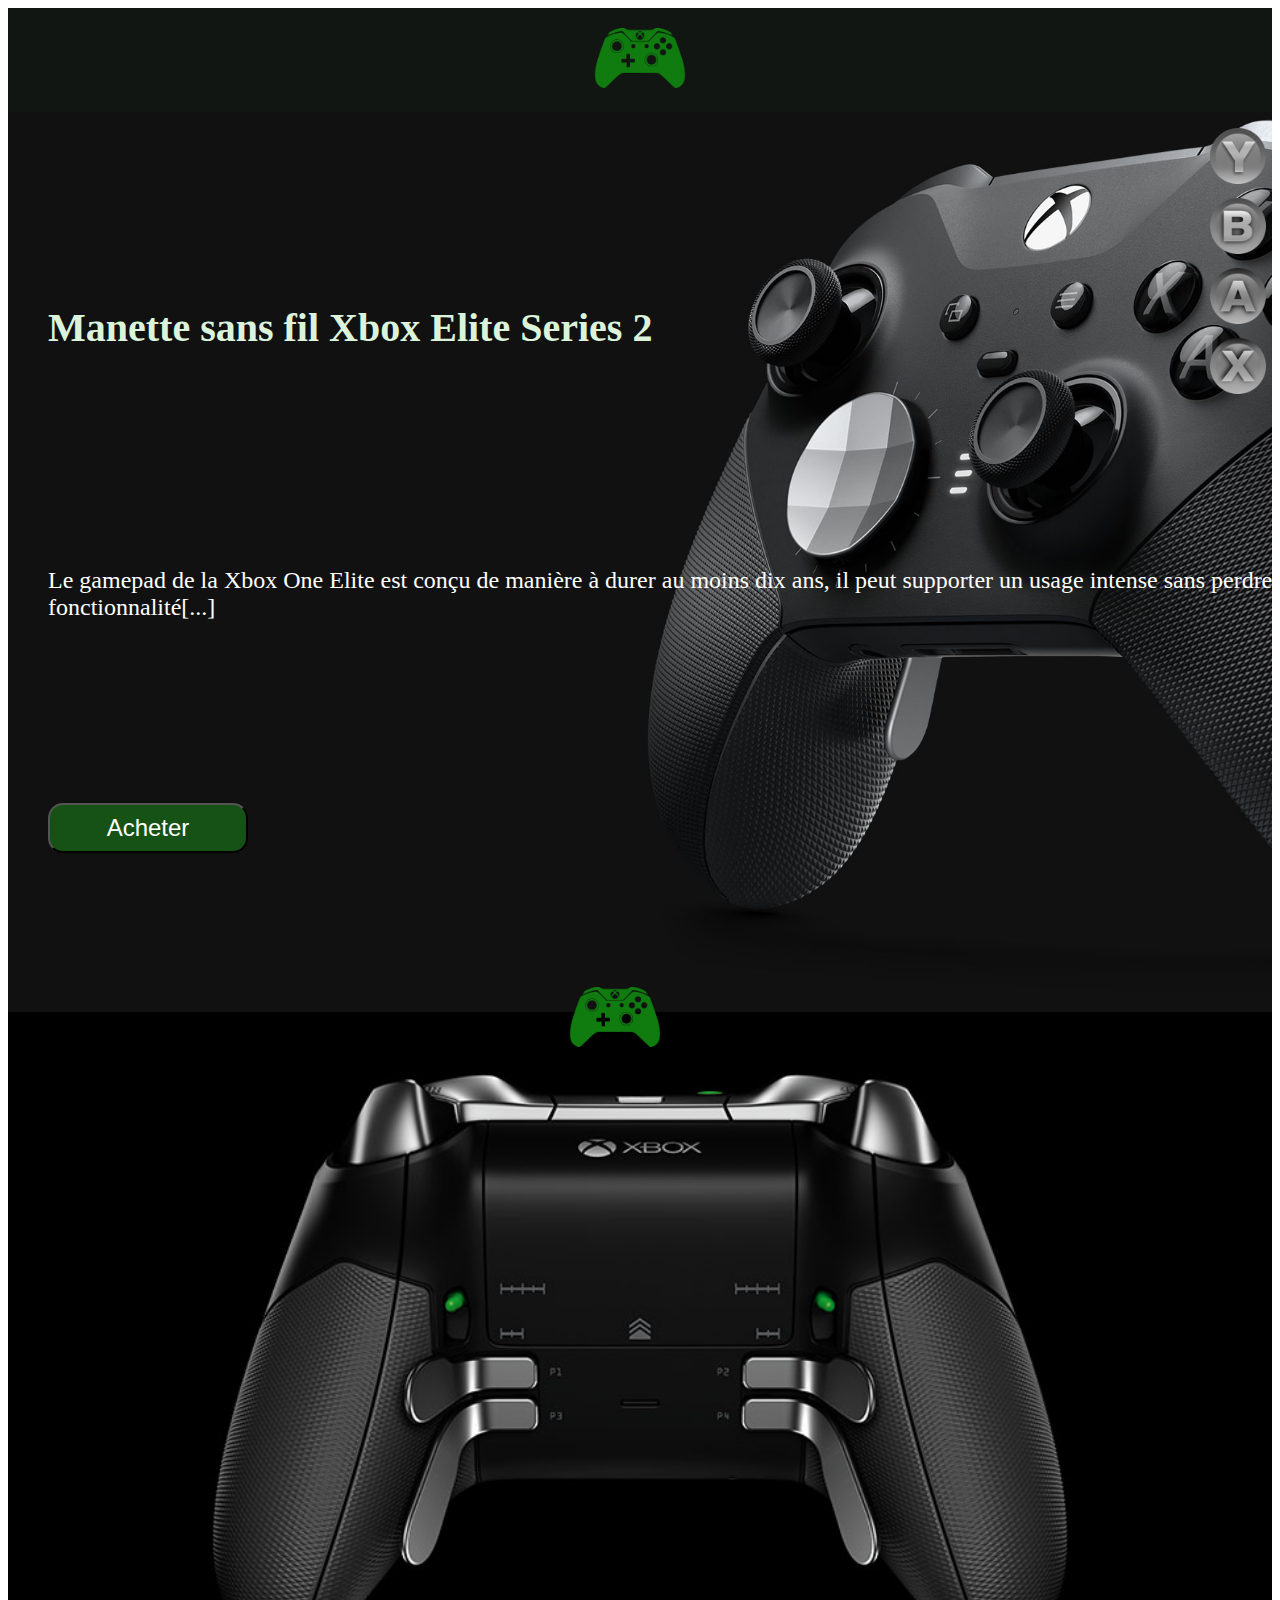
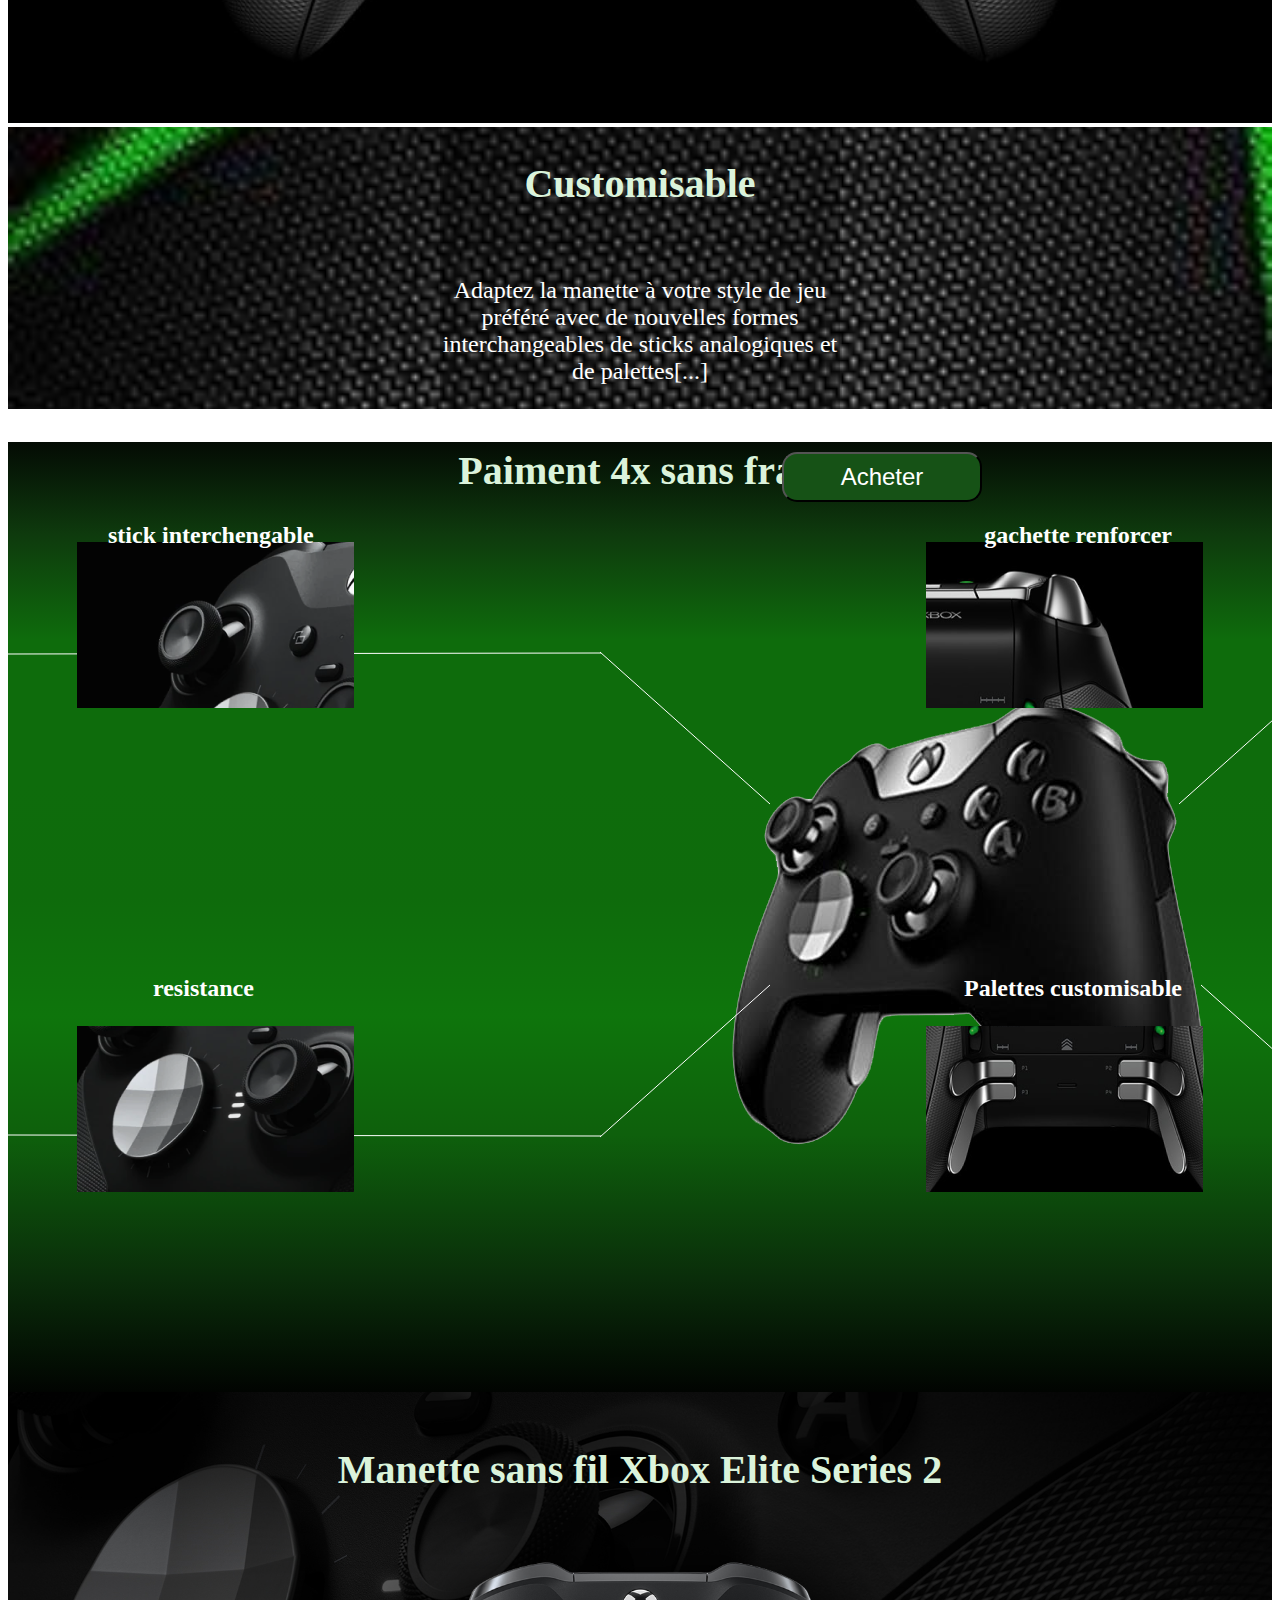
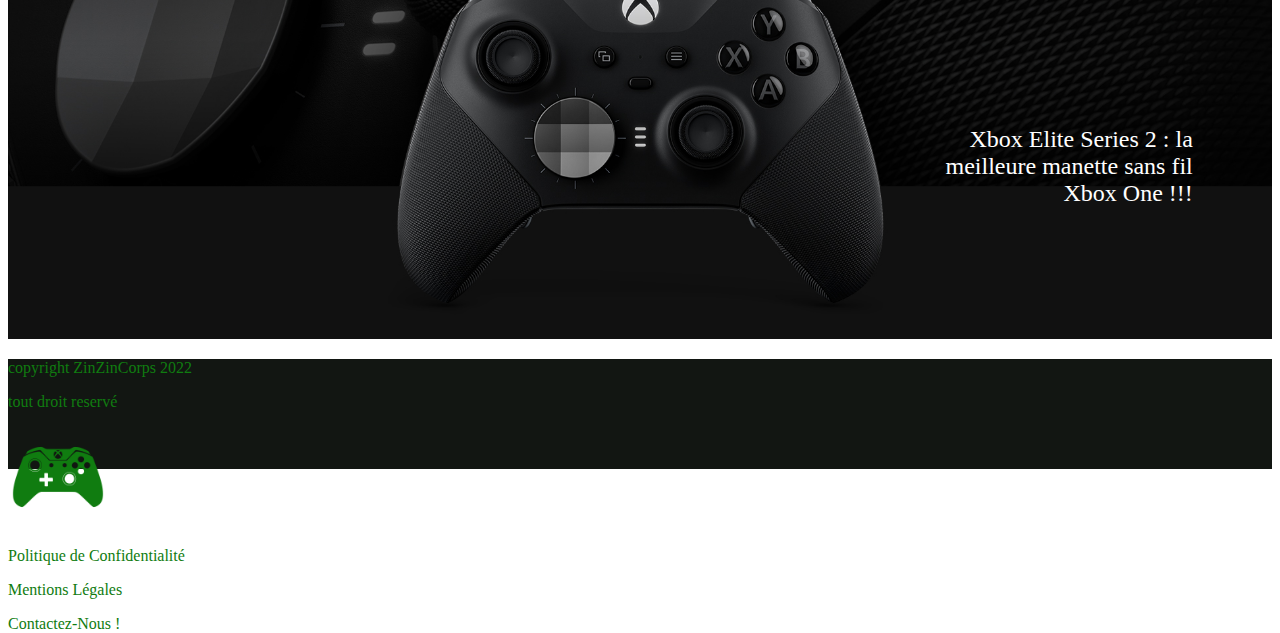
<file: ZinZinCorps/index.html>
<!DOCTYPE html>
<html lang="fr">

<head>
    <meta charset="UTF-8">
    <meta http-equiv="X-UA-Compatible" content="IE=edge">
    <meta name="viewport" content="width=device-width, initial-scale=1.0">
    <link rel="stylesheet" href="assets/css/style.css">
    <link href="https://cdn.jsdelivr.net/npm/bootstrap@5.1.3/dist/css/bootstrap.min.css" rel="stylesheet"
        integrity="sha384-1BmE4kWBq78iYhFldvKuhfTAU6auU8tT94WrHftjDbrCEXSU1oBoqyl2QvZ6jIW3" crossorigin="anonymous">
    <title>Document</title>
</head>

<body class="conatiner-fluid align-center ">
    <div class="row  m-0">
        <main class="col-12 p-0">

            <header id="header" class="col-12 col-lg-12 col-md-12 p-0">

                <img class="" src="assets/images/pngwing.com (2).png" alt="logo">

            </header>
            <nav>
                <ul>
                    <a class="Y" href="#section1"><img src="assets/images/Xbox_button_Y 2.png" alt=""></a>
                    <a href="#section2"><img src="assets/images/Xbox_button_B 2.png" alt=""></a>
                    <a href="#section3"><img src="assets/images/Xbox_button_A 2.png" alt=""></a>
                    <a href="#section4"><img src="assets/images/Xbox_button_X 2.png" alt=""></a>
                </ul>
            </nav>

            <div class="m-0 p-0">
                <section id="section1" class="col-12 p-0">
                    <article class="centered col-5">
                        <h2 id="accueil">Manette sans fil Xbox Elite Series 2</h2>
                        <p class="">Le gamepad de la Xbox One Elite est conçu de manière à durer au moins dix ans, il
                            peut supporter un
                            usage intense sans perdre en fonctionnalité[...]</p>
                        <button type="button">Acheter</button>
                    </article>
                </section>
            </div>


            <section id="section2" class="row p-0 m-0">
                <article class="col-6 p-0">
                    <img class="zoom col-12" src="assets/images/fond-section 2.jpg" alt="fond-manette">
                </article>
                <article id="fond-article" class="col-6 p-0">
                    <div cl>
                        <h2>Customisable</h2>
                        <p>Adaptez la manette à votre style de jeu préféré avec de nouvelles formes interchangeables de
                            sticks
                            analogiques et de palettes[...]</p>
                    </div>
                </article>
                <div><img id="img-fond" src="assets/images/pngwing.com (2).png" alt=""></div>
            </section>
            <div class="row m-0 p-0">
                <section id="section3" class="p-0">

                    <div>
                        <h2 class="s3-h2">Paiment 4x sans frais</h2>
                        <button class="button" type="button">Acheter</button>
                    </div>
                    <div class="pad d-flex justify-content-center align-items-center">
                        <img class="col-12" src="assets/images/pngwing.com.png" alt="logo">
                    </div>
                    <div>

                        <img class="zoom-TR" src="assets/images/zoomTR.png" alt="logo">
                        <h2 class="zoom-TRt">gachette renforcer</h2>
                        <img class="zoom-TL" src="assets/images/zoomTL.png" alt="logo">
                        <h2 class="zoom-TLt">stick interchengable</h2>
                        <img class="zoom-BR" src="assets/images/zoomBR.png" alt="logo">
                        <h2 class="zoom-BRt">Palettes customisable</h2>
                        <img class="zoom-BL" src="assets/images/zoomBL.png" alt="logo">
                        <h2 class="zoom-BLt">resistance</h2>
                    </div>

                </section>
            </div>
            <div class="row m-0 p-0">
                <section id="section4" class="col-12 p-0">
                    <img src="assets/images/c7288a05-2f82-4b91-abd5-a2a70fd343e7.jpg" alt="logo">
                    <div>
                        <h2 class="s4-h2">Manette sans fil Xbox Elite Series 2</h2>
                        <p class="s4-p">Xbox Elite Series 2 : la meilleure manette sans fil Xbox One !!!</p>
                    </div>
                </section>
            </div>

        </main>
    </div>
    <footer class="d-flex justify-content-between">
        <div>
            <p class="text-lg-start">copyright ZinZinCorps 2022</p>
            <p class="text-lg-start">tout droit reservé</p>
        </div>
        <div> <img src="assets/images/pngwing.com (2).png" alt="logo"></div>
        <div>
            <p class="text-lg-end">Politique de Confidentialité </p>
            <p class="text-lg-end"> Mentions Légales </p>
            <p class="text-lg-end">Contactez-Nous !</p>
        </div>
    </footer>



    <script src="https://cdn.jsdelivr.net/npm/bootstrap@5.1.3/dist/js/bootstrap.bundle.min.js"
        integrity="sha384-ka7Sk0Gln4gmtz2MlQnikT1wXgYsOg+OMhuP+IlRH9sENBO0LRn5q+8nbTov4+1p"
        crossorigin="anonymous"></script>
</body>




</html>
</file>
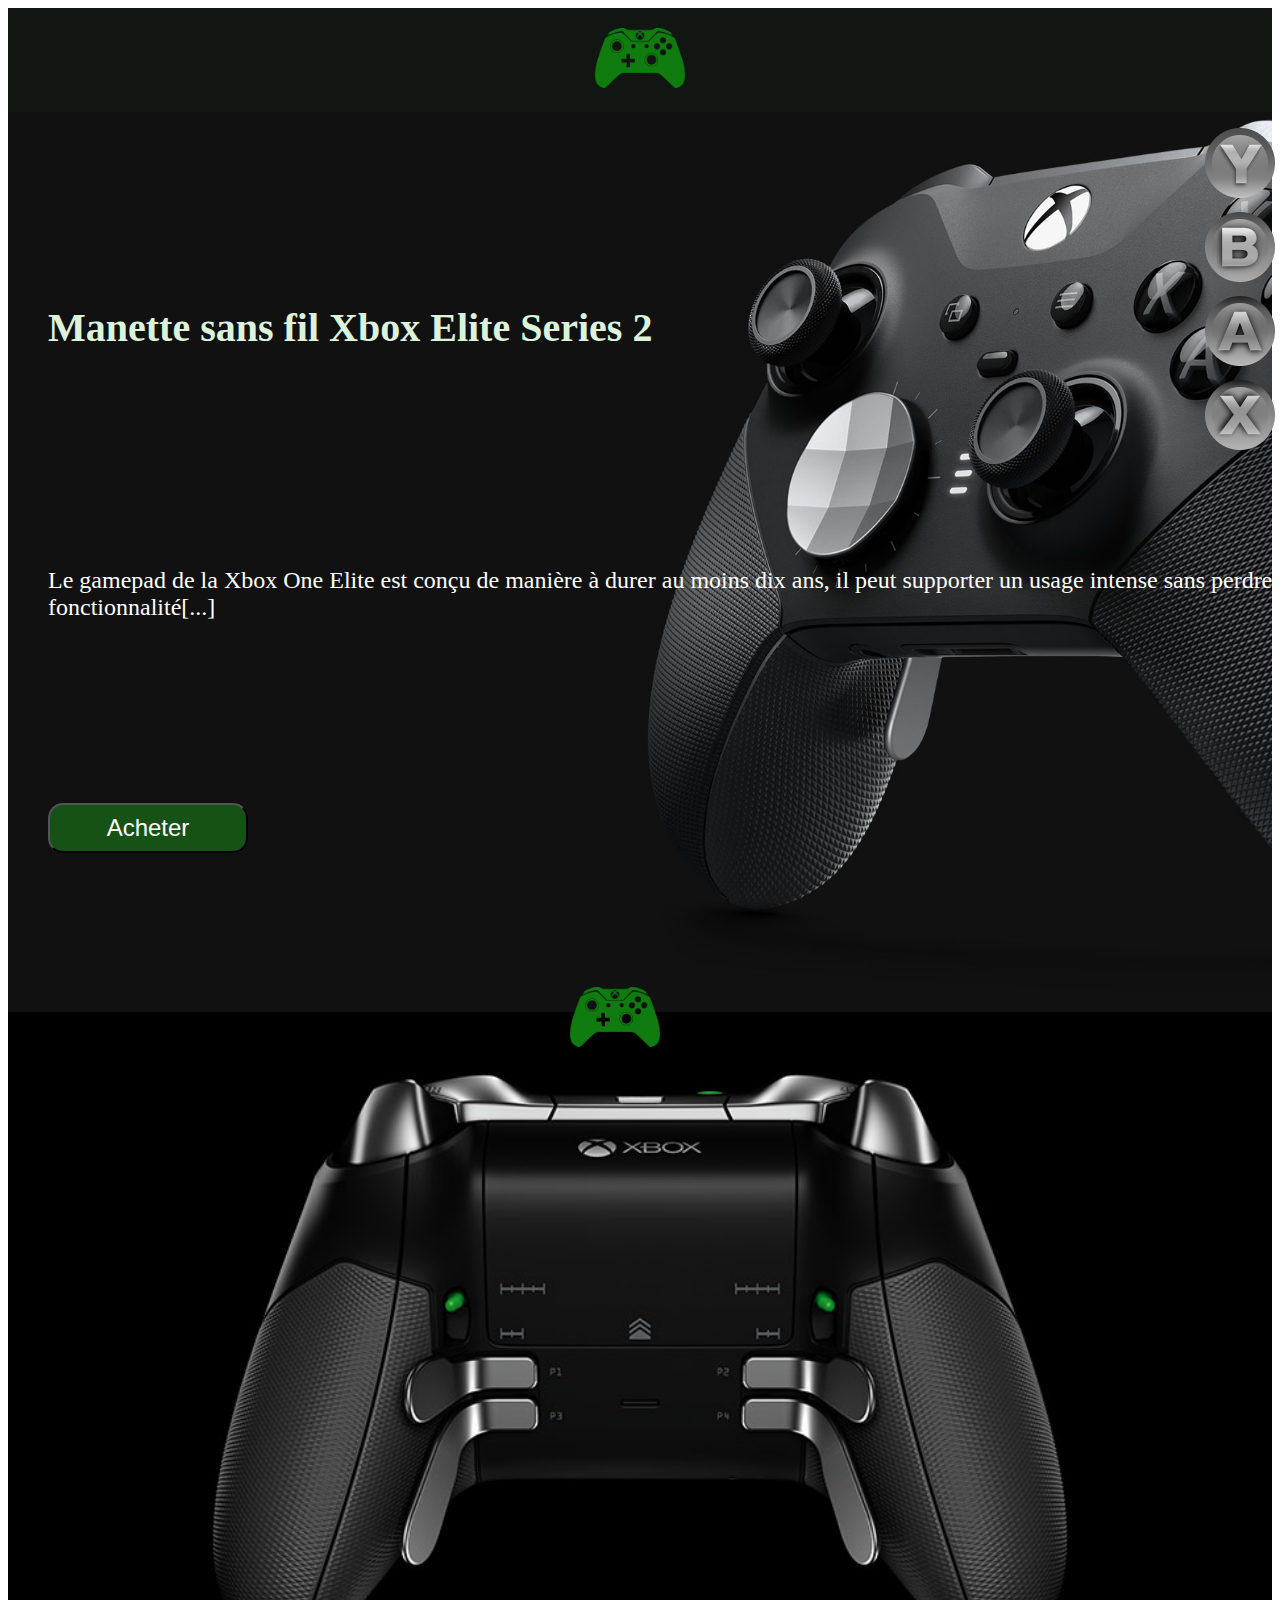
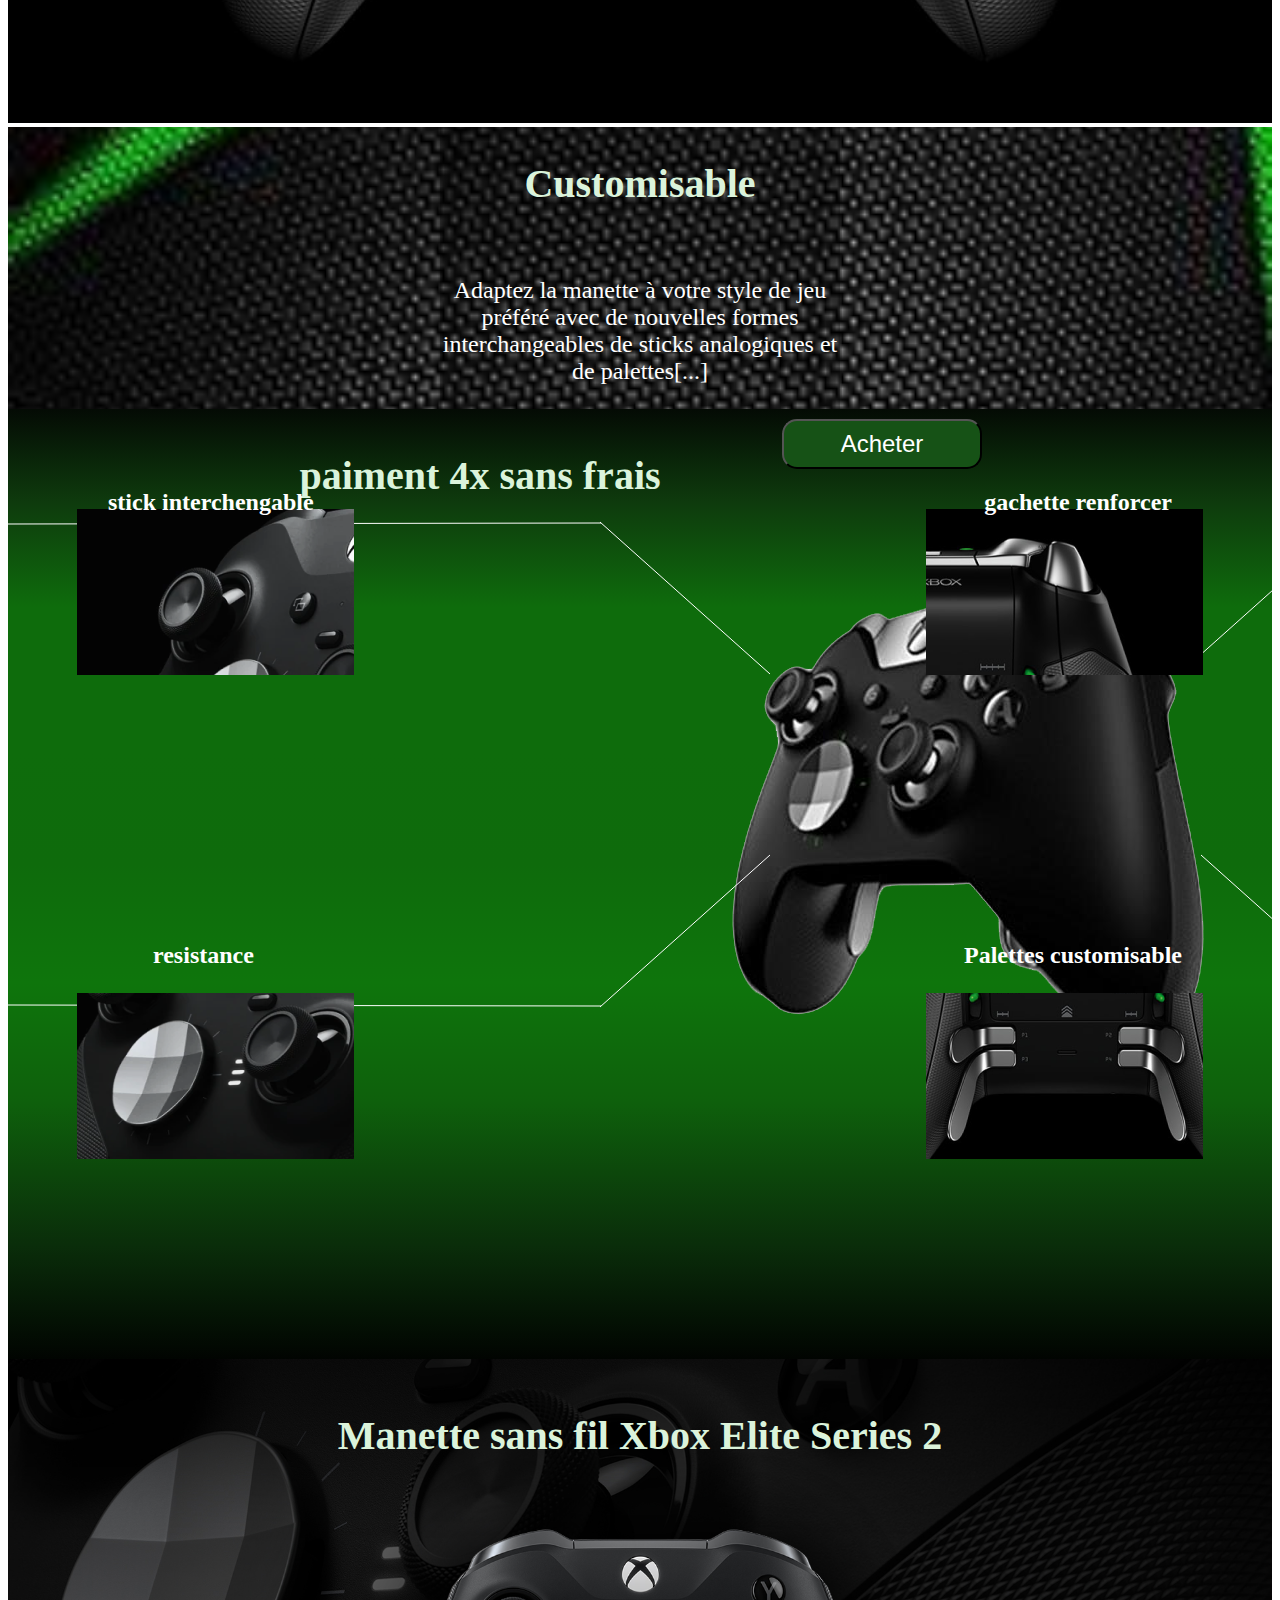
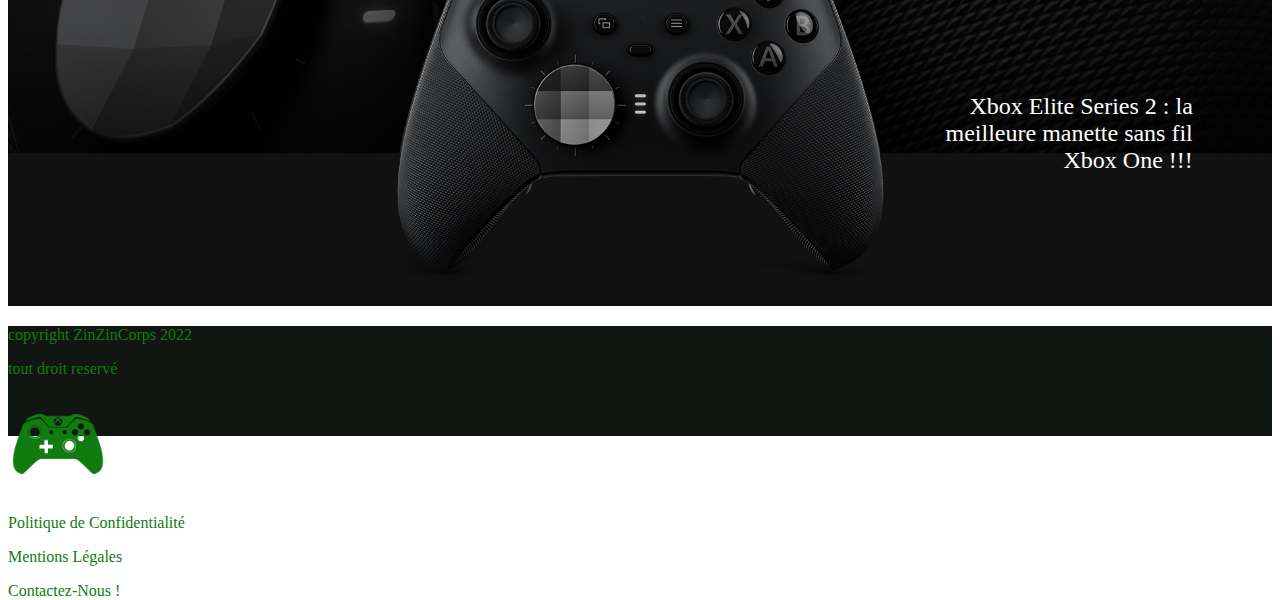
<file: ZinZinCorps/index2.html>
<!DOCTYPE html>
<html lang="fr">

<head>
    <meta charset="UTF-8">
    <meta http-equiv="X-UA-Compatible" content="IE=edge">
    <meta name="viewport" content="width=device-width, initial-scale=1.0">
    
    <link rel="stylesheet" href="assets/css/style2.css">
    <link href="https://cdn.jsdelivr.net/npm/bootstrap@5.1.3/dist/css/bootstrap.min.css" rel="stylesheet"
        integrity="sha384-1BmE4kWBq78iYhFldvKuhfTAU6auU8tT94WrHftjDbrCEXSU1oBoqyl2QvZ6jIW3" crossorigin="anonymous">
    <title>Document</title>
</head>

<body class="conatiner-fluid ">
    <div class="row  m-0">
        <main class="col-12 p-0">

            <header id="header" class="col-12 col-lg-12 col-md-12 p-0">

                <img class="" src="assets/images/pngwing.com (2).png" alt="logo">

            </header>
            <nav>
                <ul>
                    <a href="#section1"><img src="assets/images/Xbox_button_Y 2.png" alt=""></a>
                    <a href="#section2"><img src="assets/images/Xbox_button_B 2.png" alt=""></a>
                    <a href="#section3"><img src="assets/images/Xbox_button_A 2.png" alt=""></a>
                    <a href="#section4"><img src="assets/images/Xbox_button_X 2.png" alt=""></a>
                </ul>
            </nav>

            <div class="m-0 p-0">
                <section id="section1" class="col-12 p-0">
                    <article class="centered col-5">
                        <h2 id="accueil">Manette sans fil Xbox Elite Series 2</h2>
                        <p class="">Le gamepad de la Xbox One Elite est conçu de manière à durer au moins dix ans, il
                            peut supporter un
                            usage intense sans perdre en fonctionnalité[...]</p>
                        <button type="button">Acheter</button>
                    </article>
                </section>
            </div>


            <section id="section2" class="row p-0 m-0">
                <article class="col-6 p-0">
                    <img class="zoom col-12" src="assets/images/fond-section 2.jpg" alt="fond-manette">
                </article>
                <article id="fond-article" class="col-6 p-0">
                    <div cl>
                        <h2>Customisable</h2>
                        <p>Adaptez la manette à votre style de jeu préféré avec de nouvelles formes interchangeables de
                            sticks
                            analogiques et de palettes[...]</p>
                    </div>
                </article>
                <div><img id="img-fond" src="assets/images/pngwing.com (2).png" alt=""></div>
            </section>




            <div class="row m-0 p-0">
                <section id="section3" class="p-0">
                    <div class="pad d-flex justify-content-center align-items-center">
                        <img class="col-12" src="assets/images/pngwing.com.png" alt="logo">
                    </div>
                    <div>
                        <h2 class="s3-h2">paiment 4x sans frais</h2>
                        <button class="button" type="button">Acheter</button>
                    </div>

                    <img class="zoom-TR" src="assets/images/zoomTR.png" alt="logo">
                    <h2 class="zoom-TRt">gachette renforcer</h2>
                    <img class="zoom-TL" src="assets/images/zoomTL.png" alt="logo">
                    <h2 class="zoom-TLt">stick interchengable</h2>
                    <img class="zoom-BR" src="assets/images/zoomBR.png" alt="logo">
                    <h2 class="zoom-BRt">Palettes customisable</h2>
                    <img class="zoom-BL" src="assets/images/zoomBL.png" alt="logo">
                    <h2 class="zoom-BLt">resistance</h2>

                </section>
            </div>








            <div class="row m-0 p-0">
                <section id="section4" class="col-12 p-0">
                    <img src="assets/images/c7288a05-2f82-4b91-abd5-a2a70fd343e7.jpg" alt="logo">
                    <div>
                        <h2 class="s4-h2">Manette sans fil Xbox Elite Series 2</h2>
                        <p class="s4-p">Xbox Elite Series 2 : la meilleure manette sans fil Xbox One !!!</p>
                    </div>
                </section>
            </div>

        </main>
    </div>
    <footer class="d-flex justify-content-between">
        <div>
            <p class="text-lg-start">copyright ZinZinCorps 2022</p>
            <p class="text-lg-start">tout droit reservé</p>
        </div>
        <div> <img src="assets/images/pngwing.com (2).png" alt="logo"></div>
        <div>
            <p class="text-lg-end">Politique de Confidentialité </p>
            <p class="text-lg-end"> Mentions Légales </p>
            <p class="text-lg-end">Contactez-Nous !</p>
        </div>
    </footer>



    <script src="https://cdn.jsdelivr.net/npm/bootstrap@5.1.3/dist/js/bootstrap.bundle.min.js"
        integrity="sha384-ka7Sk0Gln4gmtz2MlQnikT1wXgYsOg+OMhuP+IlRH9sENBO0LRn5q+8nbTov4+1p"
        crossorigin="anonymous"></script>
</body>




</html>
</file>
<file: ZinZinCorps/assets/css/style.css>
/************HEADER**********/

#header {
    background-color: #121612;
    text-align: center;
}

header img {
    width: 100px;
    height: 100px;

}

/**********NAVBAR****************/

ul {

    position: fixed;
    right: 0px;
    list-style: none;
    display: flex;
    flex-direction: column;
    z-index: 1;

}

ul img {
    padding-bottom: 10px;
    width: 80%;
}


      

/*****************SECTION 1************/
#section1 {
    color: white;
    background-image: url(../images/image\ fond\ 1.jpg);
    background-size: cover;
    height: 100vh;
    
}

.button {
    width: 100px;
    align-items: center;


}

.centered {
    height: 100vh;
    width: 100%;
    display: flex;
    flex-direction: column;
    justify-content: space-evenly;
    margin-left: 40px;


}


.centered h2 {
    width: 100%;
    text-align: left;
    color: #DBF3DB;
    font-size: 40px;


}

.centered p {
    width: 100%;
    text-align: left;
    font-size: 24px;

}

.centered button {
    background-color: #165216;
    border-radius: 15px;
    color: white;
    width: 200px;
    height: 50px;
    font-size: 24px;

}

#first-frame {
    width: 100%;
}


/*************SECTION 2******************/

#section2 {
    position: relative;

}

#fond-article {
    background-image: url(../images/fond\ carbone.jfif);
    background-size: cover;
    background-position: 0% 20%;
    color: white;
    display: flex;
    text-align: center;



}

#fond-article div {
    margin: auto;
    width: 400px;
    background-color: rgba(0, 0, 0, .3);
}

#fond-article h2 {
    color: #DBF3DB;
    font-size: 40px;
    margin-bottom: 70px;
}

#fond-article p {
    text-align: center;
    width: 100%;
    font-size: 24px;

}

#img-fond {
    position: absolute;
    top: -45px;
    right: 48%;
    width: 100px;
    height: 100px;
}

.zoom {
    width: 100%;
    height: 100%;
}

.zoom2 {
    width: 100%;
    height: 100%;
}



/*****************3ème Section************/

#section3 {
    height: 950px;
    color: #DBF3DB;
    position: relative;
    background: linear-gradient(180deg, #040B04 0%, #0E3A0D 9.71%, #0E6C0C 20.83%, #0E6C0C 35.94%, #0E6B0C 47.92%, #0E750C 60.42%, #0E600C 72.92%, #0A2D0A 88.07%, #010401 100%);
}

.s3-h2 {
    
    top: 5px;
    width: 100%;
    text-align: center;
    font-size: 40px;
   position: relative;
    margin-bottom: 50px;
}

.zoom-TR {
    color: white;
    position: absolute;
    top: 100px;
    right: 69px;

}

.zoom-TL {
    color: white;
    position: absolute;
    top: 100px;
    left: 69px;

}

.zoom-BR {
    color: white;
    position: absolute;
    bottom: 200px;
    right: 69px;

}

.zoom-BL {
    color: white;
    position: absolute;
    bottom: 200px;
    left: 69px;

}

.pad {
    height: 950px;
}

.zoom-TLt {
    font-size: 24px;
    color: white;
    position: absolute;
    top: 60px;
    left: 100px;
}

.zoom-TRt {
    font-size: 24px;
    color: white;
    position: absolute;
    top: 60px;
    right: 100px;
}

.zoom-BRt {
    font-size: 24px;
    color: white;
    position: absolute;
    bottom: 370px;
    right: 90px;
}

.zoom-BLt {
    font-size: 24px;
    color: white;
    position: absolute;
    bottom: 370px;
    left: 145px;
}

#section3 button {
    background-color: #165216;
    border-radius: 15px;
    color: white;
    width: 200px;
    height: 50px;
    font-size: 24px;
    position: absolute;
    top: 10px;
    right: 290px;
}

/*****************4ème Section************/

#section4 h2 {
    color: #DBF3DB;

}

#section4 img {
    width: 100%;

}

#section4 p {
    width: 300px;
}

#section4 {
    position: relative;
}

.s4-h2 {
    position: absolute;
    top: 20px;
    width: 100%;
    text-align: center;
    font-size: 40px;
}

.s4-p {
    color: white;
    position: absolute;
    top: 310px;
    left: 70%;
    text-align: right;
    font-size: 24px;
}

/**********************footer**************************/

footer {
    background-color: #121612;
    text-decoration: rgba(16, 124, 16, 1);
    height: 110px;
}

footer p {
    color: rgba(16, 124, 16, 1);
}

footer img {
    width: 100px;
    height: 100px;

}

/************RESPONSIVE**********/
@media (max-width: 987px) {

    #section1 {
        background-image: none;
        background-color: black;

    }

    #section2 {
        display: flex;
        flex-direction: column;

    }

    #img-fond {
        display: none;
    }
}
</file>
<file: ZinZinCorps/assets/css/style2.css>
/************HEADER**********/

#header {
    background-color: #121612;
    text-align: center;
}

header img {
    width: 100px;
    height: 100px;

}

/**********NAVBAR****************/

ul{
    position: absolute;
    position: fixed;
    right: 5px;
    list-style: none;
    display: flex;
    flex-direction: column;
    z-index: 1;

}
ul img {
    padding-bottom: 10px;
}

/*****************SECTION 1************/
#section1 {
    color: white;
    background-image: url(../images/image\ fond\ 1.jpg);
    background-size: cover;
    height: 100vh;

}
.button{
    width: 100px;
    align-items: center;
     
  
}

.centered{
    height: 100vh;
    width: 100%;
    display: flex;
    flex-direction: column;
    justify-content: space-evenly;
    margin-left: 40px;
  

}


.centered h2{
    width: 100%;
    text-align: left;
    color: #DBF3DB;
    font-size: 40px;


}
.centered p{
    width: 100%;
    text-align: left;
    font-size: 24px;
   
}
.centered button{
    background-color: #165216;
    border-radius: 15px;
    color: white;
    width: 200px;
    height: 50px;
    font-size: 24px;
    
}

#first-frame{
    width: 100%;
}


/*************SECTION 2******************/

#section2{
    position: relative;

}

#fond-article{
    background-image: url(../images/fond\ carbone.jfif);
    background-size: cover;
    background-position: 0% 20%;
    color: white;
    display: flex;
    text-align: center;



}
#fond-article div{
    margin: auto;
    width: 400px;
    background-color: rgba(0,0,0,.3);
}
#fond-article h2{
    color: #DBF3DB;
    font-size: 40px;
    margin-bottom: 70px;
}

#fond-article p{
    text-align: center;
    width: 100%;
    font-size: 24px;
    
}

#img-fond{
    position: absolute;
    top: -45px;
    right: 48%;
    width: 100px;
    height: 100px;
}
.zoom{
    width: 100%;
    height: 100%;
}
.zoom2{
    width: 100%;
    height: 100%;
}

/*****************3ème Section************/

#section3 {
    height: 950px;
    color: #DBF3DB;
    position: relative;
    background: linear-gradient(180deg, #040B04 0%, #0E3A0D 9.71%, #0E6C0C 20.83%, #0E6C0C 35.94%, #0E6B0C 47.92%, #0E750C 60.42%, #0E600C 72.92%, #0A2D0A 88.07%, #010401 100%);
}

.s3-h2 {
    position: absolute;
    top: 5px;
    width: 100%;
    text-align: center;
    font-size: 40px;
    top: 10px;
    right: 160px;
}

.zoom-TR {
    color: white;
    position: absolute;
    top: 100px;
    right: 69px;

}

.zoom-TL {
    color: white;
    position: absolute;
    top: 100px;
    left: 69px;

}

.zoom-BR {
    color: white;
    position: absolute;
    bottom: 200px;
    right: 69px;

}

.zoom-BL {
    color: white;
    position: absolute;
    bottom: 200px;
    left: 69px;

}

.pad {
    height: 950px;
}

.zoom-TLt {
    font-size: 24px;
    color: white;
    position: absolute;
    top: 60px;
    left: 100px;
}

.zoom-TRt {
    font-size: 24px;
    color: white;
    position: absolute;
    top: 60px;
    right: 100px;
}

.zoom-BRt {
    font-size: 24px;
    color: white;
    position: absolute;
    bottom: 370px;
    right: 90px;
}

.zoom-BLt {
    font-size: 24px;
    color: white;
    position: absolute;
    bottom: 370px;
    left: 145px;
}

#section3 button {
    background-color: #165216;
    border-radius: 15px;
    color: white;
    width: 200px;
    height: 50px;
    font-size: 24px;
    position: absolute;
    top: 10px;
    right: 290px;
}

/*****************4ème Section************/

#section4 h2 {
    color: #DBF3DB;

}

#section4 img {
    width: 100%;

}

#section4 p {
    width: 300px;
}

#section4 {
    position: relative;
}

.s4-h2 {
    position: absolute;
    top: 20px;
    width: 100%;
    text-align: center;
    font-size: 40px;
}

.s4-p {
    color: white;
    position: absolute;
    top: 310px;
    left: 70%;
    text-align: right;
    font-size: 24px;
}










/**********************footer**************************/

footer {
    background-color: #121612;
    text-decoration: rgba(16, 124, 16, 1);
    height: 110px;
}

footer p {
    color: rgba(16, 124, 16, 1);
}

footer img {
    width: 100px;
    height: 100px;

}

/************RESPONSIVE**********/
@media (max-width: 987px){

    #section1{
        background-image: none;
        background-color: black;
        
    }
    
    #section2{
        display: flex;
        flex-direction: column;
      
    }
    
    #img-fond{
        display: none;
    }
    }
</file>
